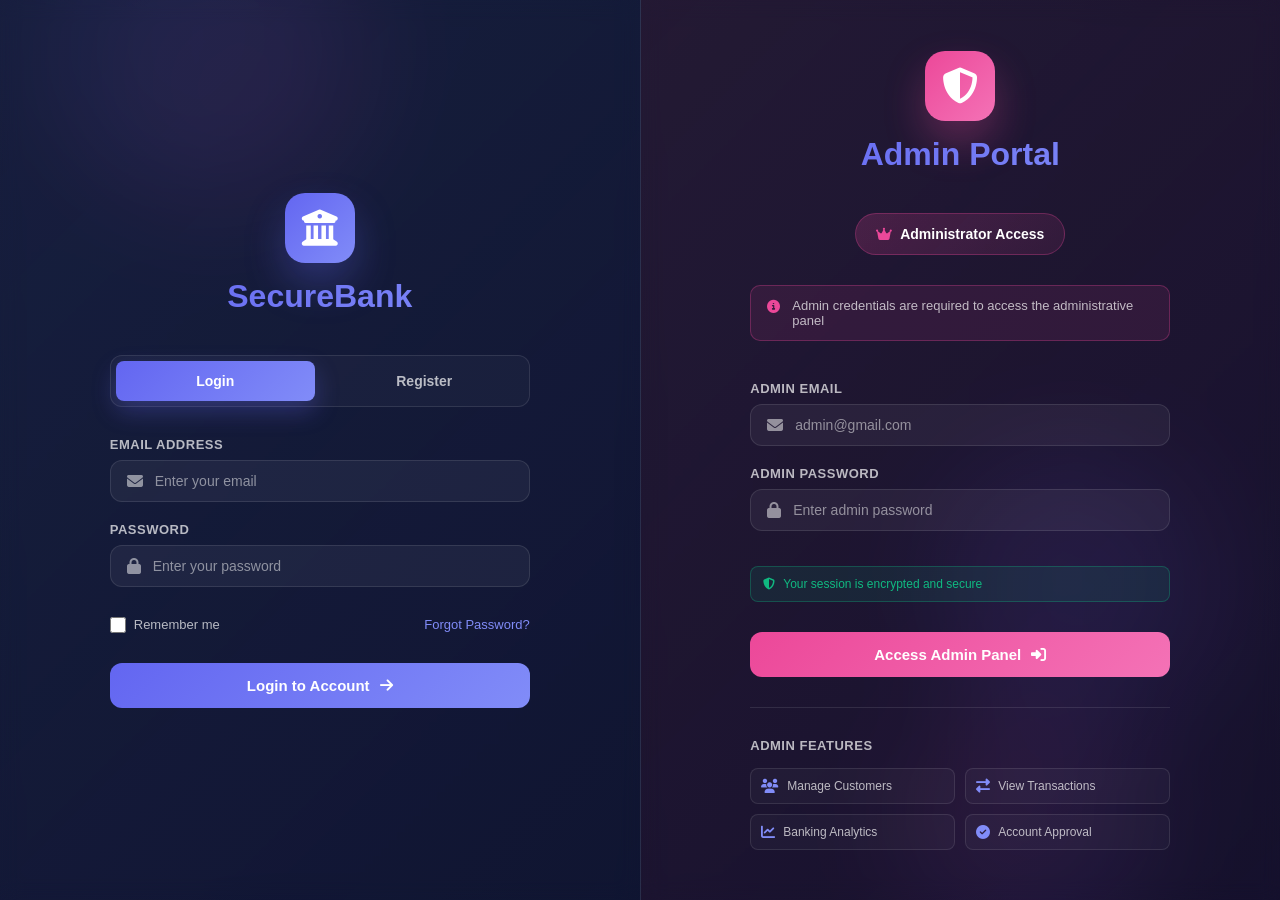
<file: Bank Management System/frontend/index.html>
<!DOCTYPE html>
<html lang="en">
<head>
    <meta charset="UTF-8">
    <meta name="viewport" content="width=device-width, initial-scale=1.0">
    <title>Bank Management System - Modern Banking</title>
    <link rel="stylesheet" href="css/style.css">
    <link rel="stylesheet" href="css/animations.css">
    <link href="https://cdnjs.cloudflare.com/ajax/libs/font-awesome/6.4.0/css/all.min.css" rel="stylesheet">
</head>
<body>
    <div class="home-container">
        <!-- Animated Background -->
        <div class="animated-bg">
            <div class="blob blob-1"></div>
            <div class="blob blob-2"></div>
            <div class="blob blob-3"></div>
        </div>

        <!-- Main Content -->
        <div class="content-wrapper">
            <!-- LEFT SIDE - CUSTOMER LOGIN -->
            <div class="login-section customer-section">
                <div class="section-content">
                    <div class="logo-area">
                        <div class="logo-icon">
                            <i class="fas fa-university"></i>
                        </div>
                        <h1>SecureBank</h1>
                    </div>

                    <!-- Tab Navigation -->
                    <div class="tab-navigation">
                        <button class="tab-btn active" data-tab="login">Login</button>
                        <button class="tab-btn" data-tab="register">Register</button>
                    </div>

                    <!-- Login Form -->
                    <div class="tab-content active" id="login-tab">
                        <form id="customerLoginForm" class="auth-form">
                            <div class="form-group">
                                <label for="email">Email Address</label>
                                <div class="input-wrapper">
                                    <i class="fas fa-envelope"></i>
                                    <input type="email" id="email" name="email" placeholder="Enter your email" required>
                                </div>
                            </div>

                            <div class="form-group">
                                <label for="password">Password</label>
                                <div class="input-wrapper">
                                    <i class="fas fa-lock"></i>
                                    <input type="password" id="password" name="password" placeholder="Enter your password" required>
                                </div>
                            </div>

                            <div class="form-options">
                                <label class="remember-me">
                                    <input type="checkbox" name="remember">
                                    <span>Remember me</span>
                                </label>
                                <a href="#" class="forgot-password">Forgot Password?</a>
                            </div>

                            <button type="submit" class="login-btn">
                                <span>Login to Account</span>
                                <i class="fas fa-arrow-right"></i>
                            </button>
                        </form>
                    </div>

                    <!-- Register Form -->
                    <div class="tab-content" id="register-tab">
                        <form id="customerRegisterForm" class="auth-form">
                            <div class="form-group">
                                <label for="fullName">Full Name</label>
                                <div class="input-wrapper">
                                    <i class="fas fa-user"></i>
                                    <input type="text" id="fullName" name="fullName" placeholder="Enter your full name" required>
                                </div>
                            </div>

                            <div class="form-group">
                                <label for="regEmail">Email Address</label>
                                <div class="input-wrapper">
                                    <i class="fas fa-envelope"></i>
                                    <input type="email" id="regEmail" name="email" placeholder="Enter your email" required>
                                </div>
                            </div>

                            <div class="form-group">
                                <label for="mobile">Mobile Number</label>
                                <div class="input-wrapper">
                                    <i class="fas fa-phone"></i>
                                    <input type="tel" id="mobile" name="mobileNumber" placeholder="10-digit mobile number" required>
                                </div>
                            </div>

                            <div class="form-group">
                                <label for="address">Address</label>
                                <div class="input-wrapper">
                                    <i class="fas fa-map-marker-alt"></i>
                                    <input type="text" id="address" name="address" placeholder="Enter your address" required>
                                </div>
                            </div>

                            <div class="form-group">
                                <label for="aadhaar">Aadhaar Number</label>
                                <div class="input-wrapper">
                                    <i class="fas fa-id-card"></i>
                                    <input type="text" id="aadhaar" name="aadhaarNumber" placeholder="12-digit Aadhaar number" required>
                                </div>
                            </div>

                            <div class="form-group">
                                <label for="pan">PAN Number</label>
                                <div class="input-wrapper">
                                    <i class="fas fa-file"></i>
                                    <input type="text" id="pan" name="panNumber" placeholder="PAN number" required>
                                </div>
                            </div>

                            <div class="form-group">
                                <label for="accountType">Account Type</label>
                                <div class="input-wrapper">
                                    <i class="fas fa-list"></i>
                                    <select id="accountType" name="accountType" required>
                                        <option value="">Select Account Type</option>
                                        <option value="SAVINGS">Savings Account</option>
                                        <option value="CURRENT">Current Account</option>
                                        <option value="STUDENT">Student Account</option>
                                    </select>
                                </div>
                            </div>

                            <div class="form-group">
                                <label for="regPassword">Password</label>
                                <div class="input-wrapper">
                                    <i class="fas fa-lock"></i>
                                    <input type="password" id="regPassword" name="password" placeholder="Create a password" required>
                                </div>
                            </div>

                            <div class="form-group">
                                <label for="confirmPassword">Confirm Password</label>
                                <div class="input-wrapper">
                                    <i class="fas fa-lock"></i>
                                    <input type="password" id="confirmPassword" name="confirmPassword" placeholder="Confirm your password" required>
                                </div>
                            </div>

                            <button type="submit" class="login-btn">
                                <span>Create Account</span>
                                <i class="fas fa-check"></i>
                            </button>
                        </form>
                    </div>
                </div>
            </div>

            <!-- RIGHT SIDE - ADMIN LOGIN -->
            <div class="login-section admin-section">
                <div class="section-content">
                    <div class="admin-logo">
                        <div class="admin-icon">
                            <i class="fas fa-shield-alt"></i>
                        </div>
                        <h2>Admin Portal</h2>
                    </div>

                    <div class="admin-badge">
                        <i class="fas fa-crown"></i>
                        <span>Administrator Access</span>
                    </div>

                    <form id="adminLoginForm" class="auth-form admin-form">
                        <div class="admin-notice">
                            <i class="fas fa-info-circle"></i>
                            <p>Admin credentials are required to access the administrative panel</p>
                        </div>

                        <div class="form-group">
                            <label for="adminEmail">Admin Email</label>
                            <div class="input-wrapper">
                                <i class="fas fa-envelope"></i>
                                <input type="email" id="adminEmail" name="email" placeholder="admin@gmail.com" required>
                            </div>
                        </div>

                        <div class="form-group">
                            <label for="adminPassword">Admin Password</label>
                            <div class="input-wrapper">
                                <i class="fas fa-lock"></i>
                                <input type="password" id="adminPassword" name="password" placeholder="Enter admin password" required>
                            </div>
                        </div>

                        <div class="security-info">
                            <i class="fas fa-shield-alt"></i>
                            <span>Your session is encrypted and secure</span>
                        </div>

                        <button type="submit" class="login-btn admin-login-btn">
                            <span>Access Admin Panel</span>
                            <i class="fas fa-sign-in-alt"></i>
                        </button>
                    </form>

                    <div class="admin-features">
                        <h3>Admin Features</h3>
                        <ul>
                            <li><i class="fas fa-users"></i> Manage Customers</li>
                            <li><i class="fas fa-exchange-alt"></i> View Transactions</li>
                            <li><i class="fas fa-chart-line"></i> Banking Analytics</li>
                            <li><i class="fas fa-check-circle"></i> Account Approval</li>
                        </ul>
                    </div>
                </div>
            </div>
        </div>
    </div>

    <!-- Toast Notification -->
    <div id="toast" class="toast"></div>

    <!-- Loading Spinner -->
    <div id="loadingSpinner" class="loading-spinner">
        <div class="spinner"></div>
    </div>

    <script src="js/auth.js"></script>
</body>
</html>
</file>
<file: Bank Management System/frontend/css/style.css>
/* ================== GLOBAL STYLES ================== */
* {
    margin: 0;
    padding: 0;
    box-sizing: border-box;
}

:root {
    --primary-color: #6366f1;
    --primary-dark: #4f46e5;
    --primary-light: #818cf8;
    --secondary-color: #ec4899;
    --dark-bg: #0f172a;
    --darker-bg: #0a0e27;
    --card-bg: rgba(255, 255, 255, 0.05);
    --card-border: rgba(255, 255, 255, 0.1);
    --text-primary: #ffffff;
    --text-secondary: rgba(255, 255, 255, 0.7);
    --text-tertiary: rgba(255, 255, 255, 0.5);
    --success: #10b981;
    --error: #ef4444;
    --warning: #f59e0b;
}

body {
    font-family: 'Segoe UI', Tahoma, Geneva, Verdana, sans-serif;
    background: linear-gradient(135deg, var(--dark-bg) 0%, var(--darker-bg) 100%);
    color: var(--text-primary);
    overflow: hidden;
    height: 100vh;
}

/* ================== HOME CONTAINER ================== */
.home-container {
    position: relative;
    width: 100%;
    height: 100vh;
    display: flex;
    overflow: hidden;
}

/* ================== ANIMATED BACKGROUND ================== */
.animated-bg {
    position: absolute;
    top: 0;
    left: 0;
    width: 100%;
    height: 100%;
    z-index: 0;
    overflow: hidden;
}

.blob {
    position: absolute;
    border-radius: 50%;
    opacity: 0.1;
    filter: blur(60px);
    animation: float 8s ease-in-out infinite;
}

.blob-1 {
    width: 300px;
    height: 300px;
    background: linear-gradient(135deg, var(--primary-color), var(--secondary-color));
    top: -10%;
    left: 5%;
    animation-delay: 0s;
}

.blob-2 {
    width: 250px;
    height: 250px;
    background: linear-gradient(135deg, var(--secondary-color), var(--primary-color));
    bottom: -5%;
    right: 10%;
    animation-delay: 2s;
}

.blob-3 {
    width: 280px;
    height: 280px;
    background: linear-gradient(135deg, #8b5cf6, var(--primary-color));
    top: 50%;
    right: 5%;
    animation-delay: 4s;
}

@keyframes float {
    0%, 100% {
        transform: translateY(0px) translateX(0px);
    }
    50% {
        transform: translateY(-50px) translateX(30px);
    }
}

/* ================== CONTENT WRAPPER ================== */
.content-wrapper {
    position: relative;
    z-index: 1;
    width: 100%;
    height: 100%;
    display: flex;
    gap: 0;
}

/* ================== LOGIN SECTIONS ================== */
.login-section {
    flex: 1;
    display: flex;
    align-items: center;
    justify-content: center;
    padding: 40px;
    min-height: 100vh;
    overflow-y: auto;
    backdrop-filter: blur(10px);
}

.customer-section {
    background: linear-gradient(135deg, rgba(99, 102, 241, 0.1) 0%, rgba(99, 102, 241, 0.05) 100%);
    border-right: 1px solid var(--card-border);
}

.admin-section {
    background: linear-gradient(135deg, rgba(236, 72, 153, 0.1) 0%, rgba(236, 72, 153, 0.05) 100%);
}

.section-content {
    width: 100%;
    max-width: 420px;
}

/* ================== LOGO STYLES ================== */
.logo-area,
.admin-logo {
    text-align: center;
    margin-bottom: 40px;
}

.logo-icon,
.admin-icon {
    width: 70px;
    height: 70px;
    background: linear-gradient(135deg, var(--primary-color), var(--primary-light));
    border-radius: 20px;
    display: flex;
    align-items: center;
    justify-content: center;
    font-size: 36px;
    margin: 0 auto 15px;
    box-shadow: 0 20px 40px rgba(99, 102, 241, 0.3);
    animation: iconFloat 3s ease-in-out infinite;
}

.admin-icon {
    background: linear-gradient(135deg, var(--secondary-color), #f472b6);
    box-shadow: 0 20px 40px rgba(236, 72, 153, 0.3);
}

@keyframes iconFloat {
    0%, 100% {
        transform: translateY(0);
    }
    50% {
        transform: translateY(-10px);
    }
}

.logo-area h1,
.admin-logo h2 {
    font-size: 32px;
    font-weight: 700;
    background: linear-gradient(135deg, var(--primary-color), var(--primary-light));
    -webkit-background-clip: text;
    -webkit-text-fill-color: transparent;
    background-clip: text;
}

/* ================== ADMIN BADGE ================== */
.admin-badge {
    display: flex;
    align-items: center;
    justify-content: center;
    gap: 8px;
    background: linear-gradient(135deg, rgba(236, 72, 153, 0.2), rgba(236, 72, 153, 0.1));
    border: 1px solid rgba(236, 72, 153, 0.3);
    border-radius: 50px;
    padding: 12px 20px;
    margin: 0 auto 30px;
    width: fit-content;
    font-size: 14px;
    font-weight: 600;
}

.admin-badge i {
    color: var(--secondary-color);
}

/* ================== TAB NAVIGATION ================== */
.tab-navigation {
    display: flex;
    gap: 10px;
    margin-bottom: 30px;
    background: rgba(255, 255, 255, 0.03);
    padding: 5px;
    border-radius: 12px;
    border: 1px solid var(--card-border);
}

.tab-btn {
    flex: 1;
    padding: 12px 20px;
    border: none;
    background: transparent;
    color: var(--text-secondary);
    font-size: 14px;
    font-weight: 600;
    cursor: pointer;
    border-radius: 8px;
    transition: all 0.3s ease;
}

.tab-btn:hover {
    color: var(--text-primary);
    background: rgba(255, 255, 255, 0.05);
}

.tab-btn.active {
    background: linear-gradient(135deg, var(--primary-color), var(--primary-light));
    color: white;
    box-shadow: 0 10px 25px rgba(99, 102, 241, 0.3);
}

/* ================== TAB CONTENT ================== */
.tab-content {
    display: none;
}

.tab-content.active {
    display: block;
    animation: fadeIn 0.3s ease;
}

@keyframes fadeIn {
    from {
        opacity: 0;
        transform: translateY(10px);
    }
    to {
        opacity: 1;
        transform: translateY(0);
    }
}

/* ================== FORM STYLES ================== */
.auth-form {
    display: flex;
    flex-direction: column;
    gap: 20px;
}

.form-group {
    display: flex;
    flex-direction: column;
}

.form-group label {
    font-size: 13px;
    font-weight: 600;
    margin-bottom: 8px;
    color: var(--text-secondary);
    text-transform: uppercase;
    letter-spacing: 0.5px;
}

.input-wrapper {
    position: relative;
    display: flex;
    align-items: center;
    background: rgba(255, 255, 255, 0.05);
    border: 1px solid var(--card-border);
    border-radius: 12px;
    padding: 12px 16px;
    transition: all 0.3s ease;
}

.input-wrapper:focus-within {
    background: rgba(255, 255, 255, 0.08);
    border-color: var(--primary-color);
    box-shadow: 0 0 20px rgba(99, 102, 241, 0.2);
}

.input-wrapper i {
    color: var(--text-tertiary);
    margin-right: 12px;
    font-size: 16px;
    transition: color 0.3s ease;
}

.input-wrapper:focus-within i {
    color: var(--primary-color);
}

.input-wrapper input,
.input-wrapper select {
    flex: 1;
    background: transparent;
    border: none;
    color: var(--text-primary);
    font-size: 14px;
    outline: none;
}

.input-wrapper input::placeholder {
    color: var(--text-tertiary);
}

.input-wrapper input:-webkit-autofill,
.input-wrapper select:-webkit-autofill {
    -webkit-box-shadow: 0 0 0 1000px rgba(255, 255, 255, 0.05) inset !important;
    -webkit-text-fill-color: var(--text-primary) !important;
}

/* ================== FORM OPTIONS ================== */
.form-options {
    display: flex;
    justify-content: space-between;
    align-items: center;
    font-size: 13px;
    margin-top: 10px;
}

.remember-me {
    display: flex;
    align-items: center;
    gap: 8px;
    cursor: pointer;
    color: var(--text-secondary);
    transition: color 0.3s ease;
}

.remember-me:hover {
    color: var(--text-primary);
}

.remember-me input {
    width: 16px;
    height: 16px;
    cursor: pointer;
}

.forgot-password {
    color: var(--primary-light);
    text-decoration: none;
    transition: color 0.3s ease;
}

.forgot-password:hover {
    color: var(--primary-color);
    text-decoration: underline;
}

/* ================== BUTTONS ================== */
.login-btn {
    display: flex;
    align-items: center;
    justify-content: center;
    gap: 10px;
    padding: 14px 24px;
    background: linear-gradient(135deg, var(--primary-color), var(--primary-light));
    color: white;
    border: none;
    border-radius: 12px;
    font-size: 15px;
    font-weight: 600;
    cursor: pointer;
    transition: all 0.3s ease;
    position: relative;
    overflow: hidden;
    margin-top: 10px;
}

.login-btn::before {
    content: '';
    position: absolute;
    top: 0;
    left: -100%;
    width: 100%;
    height: 100%;
    background: linear-gradient(90deg, transparent, rgba(255, 255, 255, 0.2), transparent);
    transition: left 0.5s ease;
}

.login-btn:hover {
    transform: translateY(-3px);
    box-shadow: 0 15px 40px rgba(99, 102, 241, 0.4);
}

.login-btn:hover::before {
    left: 100%;
}

.login-btn:active {
    transform: translateY(-1px);
}

.admin-login-btn {
    background: linear-gradient(135deg, var(--secondary-color), #f472b6);
}

.admin-login-btn:hover {
    box-shadow: 0 15px 40px rgba(236, 72, 153, 0.4);
}

/* ================== ADMIN NOTICE ================== */
.admin-notice {
    display: flex;
    align-items: flex-start;
    gap: 12px;
    background: rgba(236, 72, 153, 0.1);
    border: 1px solid rgba(236, 72, 153, 0.3);
    border-radius: 10px;
    padding: 12px 16px;
    font-size: 13px;
    color: var(--text-secondary);
    margin-bottom: 20px;
}

.admin-notice i {
    color: var(--secondary-color);
    flex-shrink: 0;
    margin-top: 2px;
}

/* ================== SECURITY INFO ================== */
.security-info {
    display: flex;
    align-items: center;
    gap: 8px;
    font-size: 12px;
    color: var(--success);
    background: rgba(16, 185, 129, 0.1);
    border: 1px solid rgba(16, 185, 129, 0.3);
    border-radius: 8px;
    padding: 10px 12px;
    margin-top: 15px;
}

/* ================== ADMIN FEATURES ================== */
.admin-features {
    margin-top: 30px;
    padding-top: 30px;
    border-top: 1px solid var(--card-border);
}

.admin-features h3 {
    font-size: 13px;
    text-transform: uppercase;
    color: var(--text-secondary);
    font-weight: 600;
    margin-bottom: 15px;
    letter-spacing: 0.5px;
}

.admin-features ul {
    list-style: none;
    display: grid;
    grid-template-columns: 1fr 1fr;
    gap: 10px;
}

.admin-features li {
    display: flex;
    align-items: center;
    gap: 8px;
    font-size: 12px;
    color: var(--text-secondary);
    padding: 10px;
    background: rgba(255, 255, 255, 0.03);
    border-radius: 8px;
    border: 1px solid var(--card-border);
    transition: all 0.3s ease;
}

.admin-features li:hover {
    background: rgba(99, 102, 241, 0.1);
    border-color: var(--primary-color);
    color: var(--text-primary);
}

.admin-features i {
    color: var(--primary-light);
    font-size: 14px;
}

/* ================== TOAST NOTIFICATION ================== */
.toast {
    position: fixed;
    bottom: 30px;
    right: 30px;
    background: rgba(15, 23, 42, 0.95);
    color: white;
    padding: 16px 24px;
    border-radius: 10px;
    border-left: 4px solid var(--primary-color);
    box-shadow: 0 10px 30px rgba(0, 0, 0, 0.3);
    display: none;
    z-index: 1000;
    animation: slideIn 0.3s ease;
    backdrop-filter: blur(10px);
}

.toast.show {
    display: block;
}

.toast.success {
    border-left-color: var(--success);
}

.toast.error {
    border-left-color: var(--error);
}

.toast.warning {
    border-left-color: var(--warning);
}

@keyframes slideIn {
    from {
        transform: translateX(400px);
        opacity: 0;
    }
    to {
        transform: translateX(0);
        opacity: 1;
    }
}

/* ================== LOADING SPINNER ================== */
.loading-spinner {
    position: fixed;
    top: 0;
    left: 0;
    width: 100%;
    height: 100%;
    background: rgba(15, 23, 42, 0.8);
    display: none;
    align-items: center;
    justify-content: center;
    z-index: 2000;
    backdrop-filter: blur(5px);
}

.loading-spinner.show {
    display: flex;
}

.spinner {
    width: 50px;
    height: 50px;
    border: 4px solid rgba(255, 255, 255, 0.2);
    border-top-color: var(--primary-color);
    border-radius: 50%;
    animation: spin 1s linear infinite;
}

@keyframes spin {
    to {
        transform: rotate(360deg);
    }
}

/* ================== RESPONSIVE DESIGN ================== */
@media (max-width: 1024px) {
    .content-wrapper {
        flex-direction: column;
    }

    .login-section {
        flex: 1;
        min-height: 50vh;
        border-right: none;
        border-bottom: 1px solid var(--card-border);
    }

    .customer-section {
        border-right: none;
    }

    .section-content {
        max-width: 100%;
    }
}

@media (max-width: 768px) {
    .login-section {
        padding: 30px 20px;
        min-height: auto;
    }

    .section-content {
        max-width: 100%;
    }

    .logo-area h1,
    .admin-logo h2 {
        font-size: 24px;
    }

    .admin-features ul {
        grid-template-columns: 1fr;
    }

    .blob {
        opacity: 0.05;
    }

    .toast {
        bottom: 15px;
        right: 15px;
        left: 15px;
    }
}

@media (max-width: 480px) {
    body {
        font-size: 14px;
    }

    .login-section {
        padding: 20px 15px;
    }

    .logo-area,
    .admin-logo {
        margin-bottom: 25px;
    }

    .logo-icon,
    .admin-icon {
        width: 60px;
        height: 60px;
        font-size: 28px;
    }

    .logo-area h1,
    .admin-logo h2 {
        font-size: 20px;
    }

    .tab-navigation {
        margin-bottom: 20px;
    }

    .tab-btn {
        font-size: 12px;
        padding: 10px 15px;
    }

    .form-group label {
        font-size: 12px;
    }

    .input-wrapper {
        padding: 10px 12px;
    }

    .login-btn {
        padding: 12px 20px;
        font-size: 14px;
    }
}
</file>
<file: Bank Management System/frontend/css/animations.css>
/* ================== ANIMATIONS ================== */

/* Smooth Page Transitions */
@keyframes pageTransitionIn {
    from {
        opacity: 0;
        transform: translateY(20px);
    }
    to {
        opacity: 1;
        transform: translateY(0);
    }
}

@keyframes pageTransitionOut {
    from {
        opacity: 1;
        transform: translateY(0);
    }
    to {
        opacity: 0;
        transform: translateY(-20px);
    }
}

.page-transition-in {
    animation: pageTransitionIn 0.4s ease forwards;
}

.page-transition-out {
    animation: pageTransitionOut 0.4s ease forwards;
}

/* Button Pulse */
@keyframes buttonPulse {
    0% {
        box-shadow: 0 0 0 0 rgba(99, 102, 241, 0.7);
    }
    70% {
        box-shadow: 0 0 0 15px rgba(99, 102, 241, 0);
    }
    100% {
        box-shadow: 0 0 0 0 rgba(99, 102, 241, 0);
    }
}

.button-pulse {
    animation: buttonPulse 2s infinite;
}

/* Form Shake */
@keyframes formShake {
    0%, 100% {
        transform: translateX(0);
    }
    25% {
        transform: translateX(-10px);
    }
    75% {
        transform: translateX(10px);
    }
}

.form-shake {
    animation: formShake 0.4s ease;
}

/* Card Hover Lift */
@keyframes cardLift {
    from {
        transform: translateY(0);
    }
    to {
        transform: translateY(-10px);
    }
}

.card-lift:hover {
    animation: cardLift 0.3s ease forwards;
}

/* Smooth Fade In */
@keyframes smoothFadeIn {
    from {
        opacity: 0;
    }
    to {
        opacity: 1;
    }
}

.smooth-fade-in {
    animation: smoothFadeIn 0.5s ease;
}

/* Success Checkmark */
@keyframes successScale {
    0% {
        transform: scale(0) rotate(-45deg);
    }
    50% {
        transform: scale(1.2) rotate(0deg);
    }
    100% {
        transform: scale(1) rotate(0deg);
    }
}

.success-check {
    animation: successScale 0.5s ease;
}

/* Icon Bounce */
@keyframes iconBounce {
    0%, 100% {
        transform: translateY(0);
    }
    50% {
        transform: translateY(-5px);
    }
}

.icon-bounce {
    animation: iconBounce 1s ease-in-out;
}

/* Glow Effect */
@keyframes glowEffect {
    0%, 100% {
        box-shadow: 0 0 5px rgba(99, 102, 241, 0.5);
    }
    50% {
        box-shadow: 0 0 20px rgba(99, 102, 241, 0.8);
    }
}

.glow-effect {
    animation: glowEffect 2s ease-in-out infinite;
}

/* Floating Animation */
@keyframes floatingElement {
    0%, 100% {
        transform: translateY(0px) rotate(0deg);
    }
    50% {
        transform: translateY(-20px) rotate(5deg);
    }
}

.floating {
    animation: floatingElement 4s ease-in-out infinite;
}

/* Progress Bar Animation */
@keyframes progressBar {
    0% {
        width: 0%;
    }
    100% {
        width: 100%;
    }
}

.progress-bar-animation {
    animation: progressBar 1.5s ease-out;
}

/* Scale Pulse */
@keyframes scalePulse {
    0%, 100% {
        transform: scale(1);
    }
    50% {
        transform: scale(1.05);
    }
}

.scale-pulse {
    animation: scalePulse 1.5s ease-in-out infinite;
}

/* Rotating Icon */
@keyframes rotatingIcon {
    from {
        transform: rotate(0deg);
    }
    to {
        transform: rotate(360deg);
    }
}

.rotating-icon {
    animation: rotatingIcon 2s linear infinite;
}

/* Slide Down */
@keyframes slideDown {
    from {
        opacity: 0;
        transform: translateY(-20px);
    }
    to {
        opacity: 1;
        transform: translateY(0);
    }
}

.slide-down {
    animation: slideDown 0.4s ease;
}

/* Slide Up */
@keyframes slideUp {
    from {
        opacity: 0;
        transform: translateY(20px);
    }
    to {
        opacity: 1;
        transform: translateY(0);
    }
}

.slide-up {
    animation: slideUp 0.4s ease;
}

/* Slide Left */
@keyframes slideLeft {
    from {
        opacity: 0;
        transform: translateX(20px);
    }
    to {
        opacity: 1;
        transform: translateX(0);
    }
}

.slide-left {
    animation: slideLeft 0.4s ease;
}

/* Slide Right */
@keyframes slideRight {
    from {
        opacity: 0;
        transform: translateX(-20px);
    }
    to {
        opacity: 1;
        transform: translateX(0);
    }
}

.slide-right {
    animation: slideRight 0.4s ease;
}

/* Zoom In */
@keyframes zoomIn {
    from {
        opacity: 0;
        transform: scale(0.9);
    }
    to {
        opacity: 1;
        transform: scale(1);
    }
}

.zoom-in {
    animation: zoomIn 0.3s ease;
}

/* Zoom Out */
@keyframes zoomOut {
    from {
        opacity: 1;
        transform: scale(1);
    }
    to {
        opacity: 0;
        transform: scale(0.9);
    }
}

.zoom-out {
    animation: zoomOut 0.3s ease;
}

/* Text Typing Animation */
@keyframes typewrite {
    0% {
        width: 0;
    }
    100% {
        width: 100%;
    }
}

.typewrite-text {
    animation: typewrite 0.5s steps(40, end);
}

/* Gradient Shift */
@keyframes gradientShift {
    0% {
        background-position: 0% 50%;
    }
    50% {
        background-position: 100% 50%;
    }
    100% {
        background-position: 0% 50%;
    }
}

.gradient-shift {
    background-size: 200% 200%;
    animation: gradientShift 3s ease infinite;
}

/* Underline Animation */
@keyframes underlineIn {
    from {
        width: 0;
    }
    to {
        width: 100%;
    }
}

.underline-animation::after {
    content: '';
    position: absolute;
    bottom: -2px;
    left: 0;
    height: 2px;
    background: var(--primary-color);
    animation: underlineIn 0.3s ease;
}

/* Border Animation */
@keyframes borderAnimation {
    0% {
        border-color: transparent;
    }
    50% {
        border-color: var(--primary-color);
    }
    100% {
        border-color: transparent;
    }
}

.border-animation {
    animation: borderAnimation 1.5s ease-in-out infinite;
}

/* Ripple Effect */
@keyframes ripple {
    0% {
        transform: scale(0);
        opacity: 1;
    }
    100% {
        transform: scale(4);
        opacity: 0;
    }
}

.ripple-effect::after {
    content: '';
    position: absolute;
    top: 50%;
    left: 50%;
    width: 10px;
    height: 10px;
    background: currentColor;
    border-radius: 50%;
    transform: translate(-50%, -50%);
    animation: ripple 0.6s ease-out;
}

/* Skew Animation */
@keyframes skewAnimation {
    0% {
        transform: skewX(0deg);
    }
    50% {
        transform: skewX(5deg);
    }
    100% {
        transform: skewX(0deg);
    }
}

.skew-animation {
    animation: skewAnimation 0.5s ease;
}

/* Blink Animation */
@keyframes blink {
    0%, 50%, 100% {
        opacity: 1;
    }
    25%, 75% {
        opacity: 0.5;
    }
}

.blink {
    animation: blink 1s ease-in-out infinite;
}

/* Swing Animation */
@keyframes swing {
    0% {
        transform: rotate(0deg);
    }
    25% {
        transform: rotate(3deg);
    }
    75% {
        transform: rotate(-3deg);
    }
    100% {
        transform: rotate(0deg);
    }
}

.swing {
    animation: swing 0.5s ease;
}

/* Bounce Animation */
@keyframes bounce {
    0%, 100% {
        transform: translateY(0);
    }
    50% {
        transform: translateY(-20px);
    }
}

.bounce {
    animation: bounce 0.6s ease;
}

/* Strobe Animation */
@keyframes strobe {
    0%, 100% {
        opacity: 1;
    }
    50% {
        opacity: 0.3;
    }
}

.strobe {
    animation: strobe 0.5s ease;
}

/* Wobble Animation */
@keyframes wobble {
    0%, 100% {
        transform: translateX(0);
    }
    15% {
        transform: translateX(-5px) rotate(-2deg);
    }
    30% {
        transform: translateX(5px) rotate(2deg);
    }
    45% {
        transform: translateX(-5px) rotate(-2deg);
    }
    60% {
        transform: translateX(3px) rotate(1deg);
    }
    75% {
        transform: translateX(-2px) rotate(-1deg);
    }
}

.wobble {
    animation: wobble 0.6s ease;
}

/* Heartbeat Animation */
@keyframes heartbeat {
    0%, 100% {
        transform: scale(1);
    }
    25% {
        transform: scale(1.1);
    }
    50% {
        transform: scale(1.05);
    }
    75% {
        transform: scale(1.1);
    }
}

.heartbeat {
    animation: heartbeat 1s ease;
}

/* Rainbow Animation */
@keyframes rainbow {
    0% {
        background-position: 0% 50%;
    }
    50% {
        background-position: 100% 50%;
    }
    100% {
        background-position: 0% 50%;
    }
}

.rainbow-gradient {
    background: linear-gradient(90deg, #ff0000, #ff7700, #ffff00, #00ff00, #0000ff, #4b0082, #9400d3, #ff0000);
    background-size: 200% 200%;
    animation: rainbow 3s ease infinite;
}
</file>
